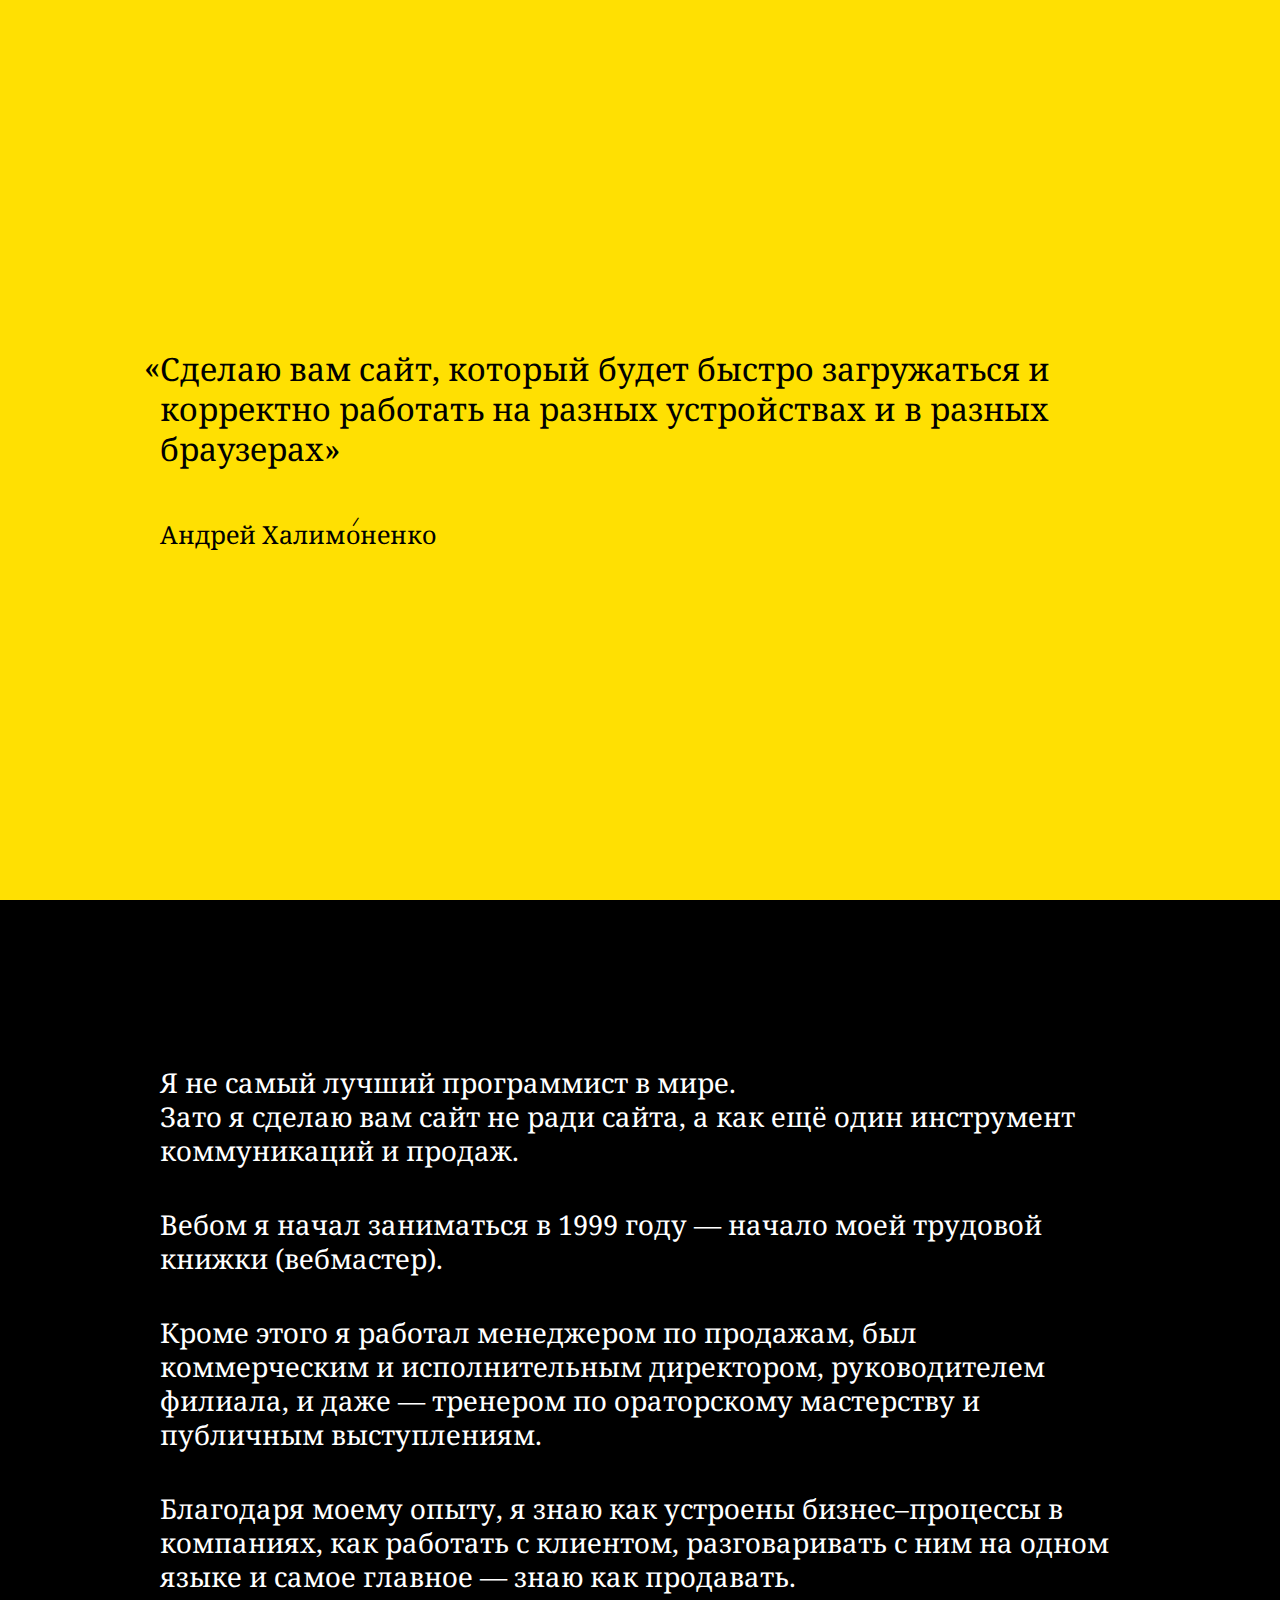
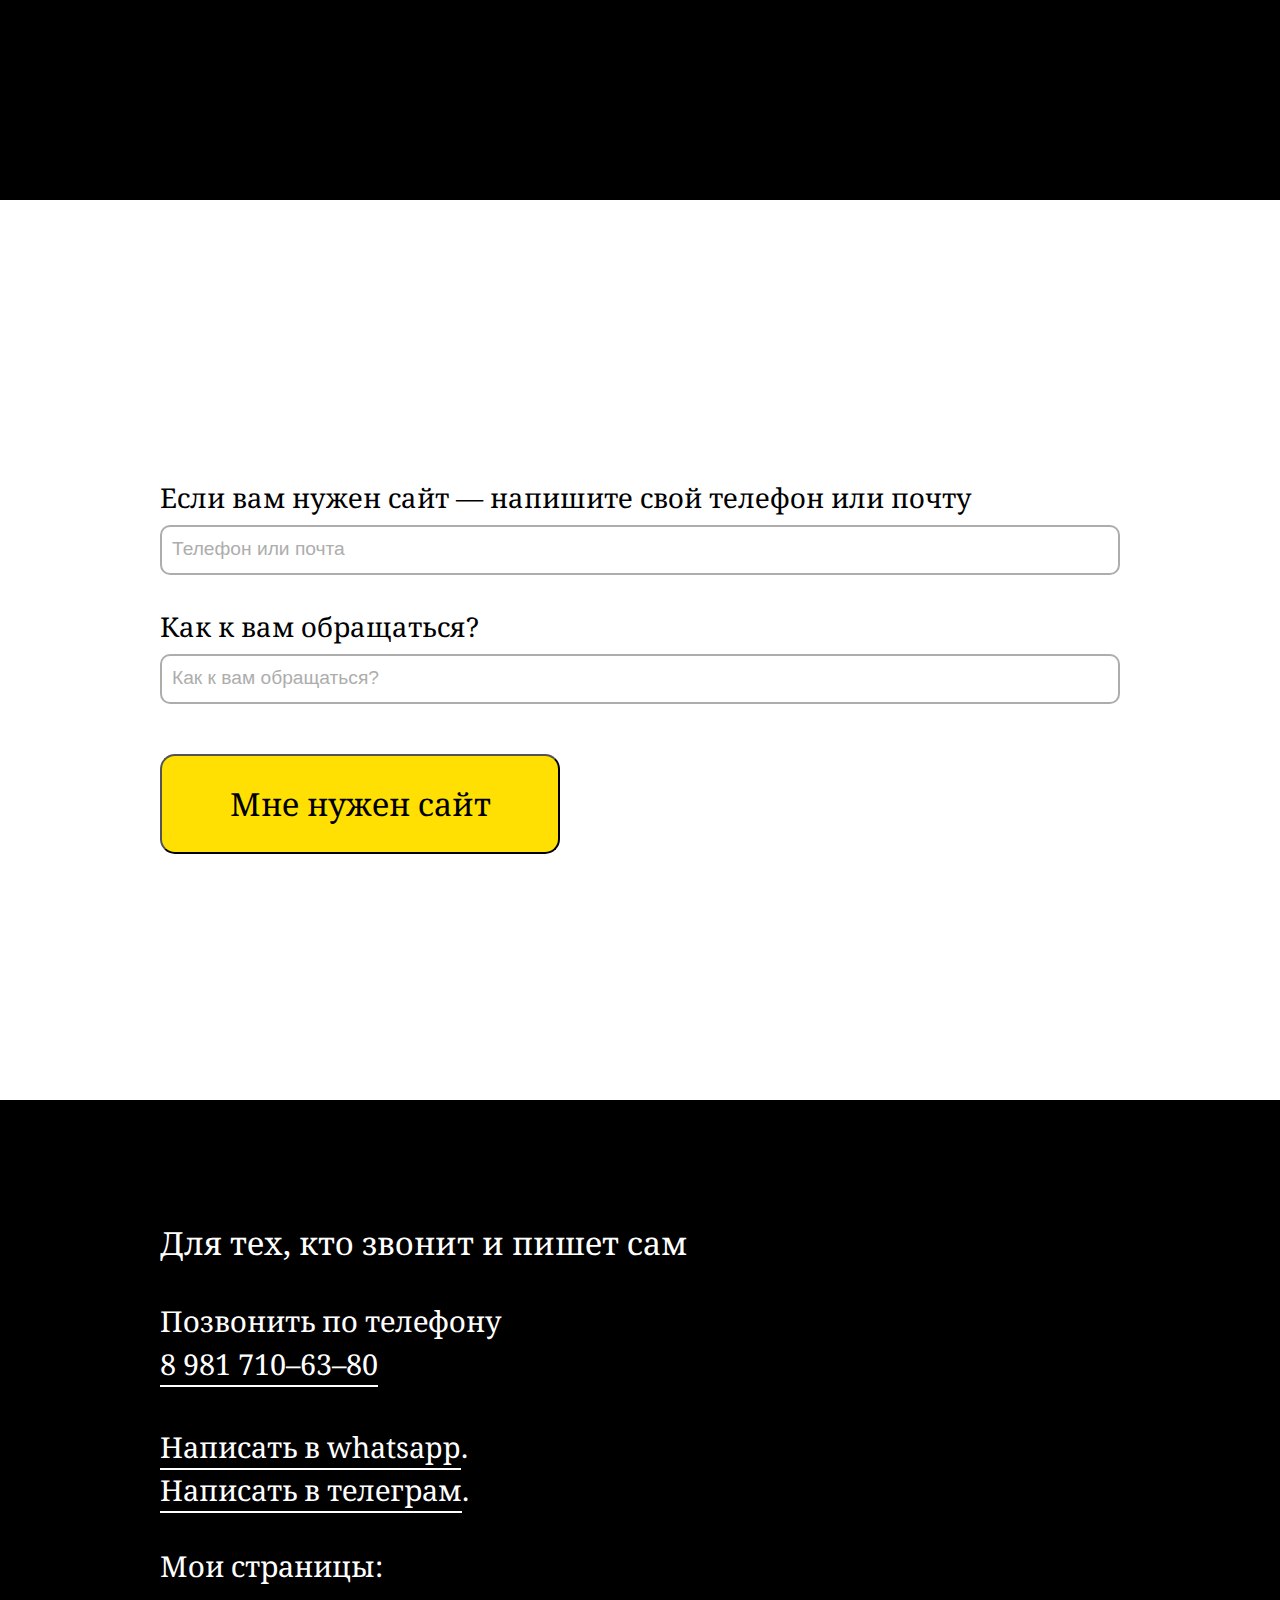
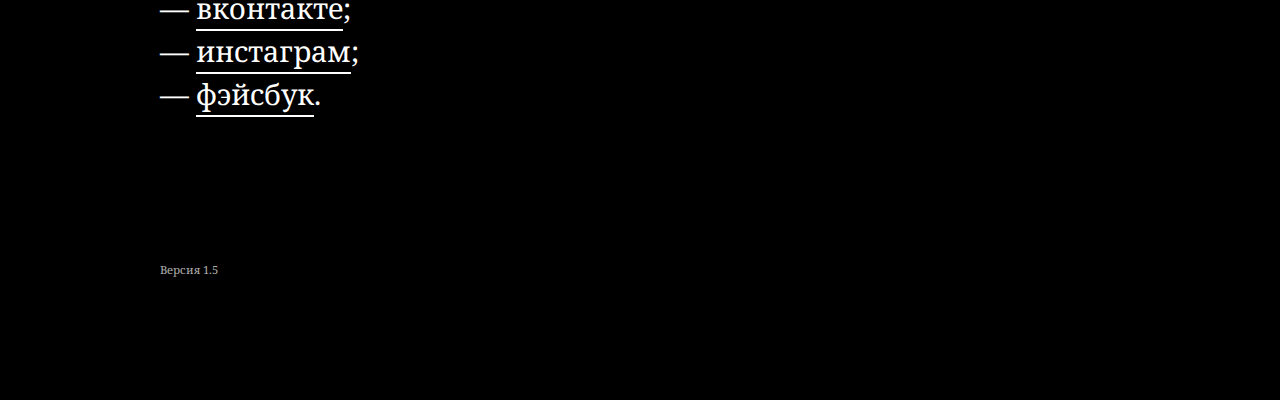
<file: index.html>
<!DOCTYPE html>
<html lang="ru">

<head>
    <meta charset="UTF-8">
    <meta name="viewport" content="width=device-width, initial-scale=1.0">
    <link href="https://fonts.googleapis.com/css2?family=Noto+Serif:wght@400;700&display=swap" rel="stylesheet">
    <link rel="stylesheet" href="css/main.css">
    <link rel="icon" href="favicon.ico" type="image/x-icon">
    <title>Вебразработчик Андрей Халимоненко</title>
    <meta name="theme-color" content="black" />
    <meta name="msapplication-navbutton-color" content="black" />
    <meta name="apple-mobile-web-app-capable" content="yes" />
    <meta name="apple-mobile-web-app-status-bar-style" content="black-transcluent" />
    <meta property="og:title" content="Андрей Халимоненко, вебразработчик." />
    <meta property="og:site_name" content="Сайт Андрея Халимоненко" />
    <meta property="og:url" content="http://tolkoxa.ru" />
    <meta property="og:description" content="Сделаю вам сайт, который будет быстро загружаться и корректно работать на любых платформах." />
    <meta property="og:image" content="http://tolkoxa.ru/img/tolkoxaru.png" />
    <!-- Yandex.Metrika counter -->
    <script type="text/javascript">
        (function(m, e, t, r, i, k, a) {
            m[i] = m[i] || function() {
                (m[i].a = m[i].a || []).push(arguments)
            };
            m[i].l = 1 * new Date();
            k = e.createElement(t), a = e.getElementsByTagName(t)[0], k.async = 1, k.src = r, a.parentNode.insertBefore(k, a)
        })
        (window, document, "script", "https://mc.yandex.ru/metrika/tag.js", "ym");

        ym(65586466, "init", {
            clickmap: true,
            trackLinks: true,
            accurateTrackBounce: true,
            webvisor: true
        });
    </script>
    <noscript><div><img src="https://mc.yandex.ru/watch/65586466" style="position:absolute; left:-9999px;" alt="" /></div></noscript>
    <!-- /Yandex.Metrika counter -->
</head>

<body>
    <div class="container bg_main first-screen">
        <div class="container-inside">
            <p class="quote laquo">Сделаю вам сайт, который будет быстро загружаться и корректно работать на разных устройствах и в разных браузерах»</p>
            <p class="author">Андрей Халимоненко</p>
        </div>
    </div>
    <div class="container bg_black">
        <div class="container-inside text_marpad">
            <p class="text text_marpad text-color_white">Я не самый лучший программист в мире.<br> Зато я сделаю вам сайт не ради сайта, а как ещё один инструмент коммуникаций и продаж.
            </p>
            <p class="text text_marpad text-color_white">
                Вебом я начал заниматься в 1999 году &#151; начало моей трудовой книжки (вебмастер).
            </p>
            <p class="text text_marpad text-color_white">
                Кроме этого я работал менеджером по продажам, был коммерческим и исполнительным директором, руководителем филиала, и даже — тренером по ораторскому мастерству и публичным выступлениям.
            </p>
            <p class="text text-color_white">
                Благодаря моему опыту, я знаю как устроены бизнес–процессы в компаниях, как работать с клиентом, разговаривать с ним на одном языке и самое главное &#151; знаю как продавать.
            </p>
        </div>
    </div>
    <div class="container bg_second">
        <div class="container-inside">
            <div class="form-class">
                <p class="text-form text-input_marpad text-color_black ">
                    Если вам нужен сайт — напишите свой телефон или почту
                </p>
                <input class="input" type="text" placeholder="Телефон или почта" id="telmail"></input>
                <p class="text-form text-input_marpad text-color_black">
                    Как к вам обращаться?
                </p>
                <input class="input" type="text" placeholder="Как к вам обращаться?" id="name"></input>
                <button class="btn" id="btn-form">Мне нужен сайт</button>
            </div>
        </div>
    </div>
    <div class="container bg_black">
        <div class="container-inside">
            <p class="text text-title text_marpad text-color_white">Для тех, кто звонит и пишет сам
            </p>
            <div class="wrapper">
                <div class="wrapper-top">
                    <p class="text-last text-color_white">
                        Позвонить по телефону</p>
                    <p class="text-last text_marpad text-color_white"><a class="text-link" href="tel:89817106380">8&nbsp;981&nbsp;710–63–80</a>
                    </p>
                    <p class="text-last text-color_white">
                        <a class="text-link" href="https://wa.me/79817106380?text=Здравствуйте!%20Мне%20нужен%20сайт.">Написать в whatsapp</a>.</p>
                    <p class="text-last text_marpad text-color_white">
                        <a class="text-link" href="https://t.me/pitchtrener">Написать в телеграм</a>.
                    </p>
                </div>
                <div class="wrapper-bottom">
                    <p class="text-last text-color_white">
                        Мои страницы:</p>
                    <p class="text-last text-color_white">
                        — <a class="text-link" href="https://vk.com/pitchtrener">вконтакте</a>;</p>
                    <p class="text-last text-color_white">
                        — <a class="text-link" href="https://instagram.com/pitchtrener">инстаграм</a>;</p>
                    <p class="text-last text-color_white">
                        — <a class="text-link" href="https://www.facebook.com/pitchtrener">фэйсбук</a>.
                    </p>
                </div>
            </div>
            <p class="footnote text-color_white">Версия 1.5</p>
        </div>
    </div>
    <script src="script/main.js"></script>
</body>

</html>
</file>
<file: css/main.css>
@charset "UTF-8";
* {
  margin: 0 0 0 0;
  padding: 0 0 0 0;
  box-sizing: border-box; }

html,
body {
  font-size: 16px; }

.container {
  margin: 0 0 0 0;
  padding: 20px 0;
  max-width: 100%;
  min-height: 100vh;
  display: flex;
  justify-content: center;
  align-items: center; }

.bg_main {
  background-color: #ffe002; }

.bg_second {
  background-color: #fff; }

.bg_black {
  background-color: #000; }

.container-inside {
  width: 75%;
  margin: 0 auto;
  padding: 0; }

.quote {
  font-family: "Noto Serif", serif;
  font-style: normal;
  font-weight: 400;
  font-size: 1.4rem;
  line-height: 1.25;
  color: #000;
  margin: 0 0 50px 0;
  padding: 0 0 0 0; }

.laquo {
  position: relative; }
  .laquo::before {
    content: '«';
    position: absolute;
    top: -1px;
    left: -12px; }

.author {
  width: 50px;
  font-family: "Noto Serif", serif;
  font-style: normal;
  font-weight: 400;
  font-size: 1.56rem;
  line-height: 1.25;
  color: #000;
  position: relative; }
  .author::before {
    content: '–';
    font-size: 1.15rem;
    font-weight: 500;
    position: absolute;
    top: 25px;
    left: 91px;
    color: #000;
    transform: rotate(123deg);
    -moz-transform: rotate(123deg);
    -ms-transform: rotate(123deg);
    -webkit-transform: rotate(123deg);
    -o-transform: rotate(123deg); }

.text {
  font-family: "Noto Serif", serif;
  font-style: normal;
  font-weight: 400;
  font-size: 1.19rem;
  line-height: 1.25; }
  .text:last-child {
    padding: 0px; }

.text-form {
  font-family: "Noto Serif", serif;
  font-style: normal;
  font-weight: 400;
  font-size: 1rem;
  line-height: 1.25; }

.text_marpad {
  margin: 0 0 40px 0;
  padding: 0 0 0 0; }

.text-color_black {
  color: #000; }

.text-color_white {
  color: #fff; }

.input {
  width: 100%;
  height: 50px;
  margin: 0 0 0 0;
  padding: 0 10px 0 10px;
  border-radius: 10px;
  border: 2px solid #adadad;
  color: #ffe002;
  font-size: 1rem;
  outline: none; }
  .input::placeholder {
    color: #adadad;
    font-size: 1.2rem; }
  .input:focus {
    border-color: #ffe002; }

.text-input_marpad {
  margin: 10px 0 0 0;
  padding: 0 0 10px 0; }

.btn {
  margin: 50px 0 0 0;
  padding: 0 0 0 0;
  width: 100%;
  height: 50px;
  background: #ffe002;
  border-radius: 15px;
  font-family: "Noto Serif", serif;
  font-weight: 400;
  font-size: 1.5rem;
  line-height: 1.4;
  color: #000;
  outline: none; }
  .btn:hover {
    cursor: pointer;
    outline: none;
    background-color: #adadad;
    border-color: #adadad; }
  .btn:active {
    outline: none; }

.text-link {
  color: #fff;
  text-decoration: none;
  padding-bottom: 2px;
  border-bottom: 2px solid #fff; }
  .text-link:hover {
    color: #ffe002;
    border-bottom: 2px dashed #ffe002; }

.text-last {
  padding-bottom: 7px;
  width: 90%;
  font-family: "Noto Serif", serif;
  font-style: normal;
  font-weight: 400;
  font-size: 1.0rem;
  line-height: 1.25; }
  .text-last:last-child {
    padding: 0px; }

.footnote {
  margin: 50px 0 0 0;
  padding: 0 0 0 0;
  font-size: 0.7rem;
  font-family: "Noto Serif", serif;
  font-weight: 400;
  color: #adadad; }

.wrapper {
  display: flex;
  flex-direction: column; }

.text-title {
  width: 200px; }

@media only screen and (max-width: 800px) and (orientation: landscape) {
  .author {
    width: 280px; }

  .container-inside {
    width: 90%; }

  .wrapper {
    margin-top: 40px;
    flex-direction: row;
    align-items: flex-start; }

  .wrapper-top {
    width: 300px; }

  .wrapper-bottom {
    width: 50%; }

  .author::before {
    top: -7px;
    left: 193px; }

  .text-title {
    width: 400px; }

  .footnote {
    margin: 40px 0 0 0; } }
@media only screen and (min-width: 768px) and (max-width: 1280px) {
  .quote {
    font-size: 2rem; }

  .laquo {
    position: relative; }
    .laquo::before {
      content: '«';
      position: absolute;
      top: -2px;
      left: -16px; }

  .author {
    width: 300px; }
    .author::before {
      top: -8px;
      left: 192px;
      font-size: 1.2rem; }

  .text {
    font-size: 1.7rem; }

  .text-form {
    font-size: 1.7rem; }

  .text-input_marpad {
    margin: 35px 0 0 0;
    padding: 0 0 10px 0; }

  .btn {
    width: 400px;
    height: 100px;
    font-size: 2rem; }

  .text-title {
    width: 550px;
    font-size: 2rem; }

  .text-last {
    font-size: 1.8rem; }

  .footnote {
    margin: 100px 0 0 0; } }
@media only screen and (min-width: 1024px) and (max-width: 1365px) and (orientation: landscape) {
  .container-inside {
    width: 75%; }

  .wrapper-top {
    width: 65%; }

  .footnote {
    margin: 150px 0 0 0; } }
@media only screen and (min-width: 1366px) {
  .container-inside {
    max-width: 1366px; }

  .quote {
    font-size: 3rem;
    margin: 0 0 70px 0; }

  .laquo {
    position: relative; }
    .laquo::before {
      content: '«';
      position: absolute;
      top: -4px;
      left: -25px; }

  .author {
    width: 300px; }
    .author::before {
      top: -6px;
      left: 192px; }

  .text {
    font-size: 1.9rem; }

  .text-form {
    font-size: 1.7rem; }

  .text-input_marpad {
    margin: 35px 0 0 0;
    padding: 0 0 10px 0; }

  .btn {
    width: 400px;
    height: 100px;
    font-size: 2rem; }

  .text-title {
    width: 550px;
    font-size: 2rem; }

  .text-last {
    font-size: 1.8rem; }

  .footnote {
    margin: 150px 0 0 0; } }
</file>
